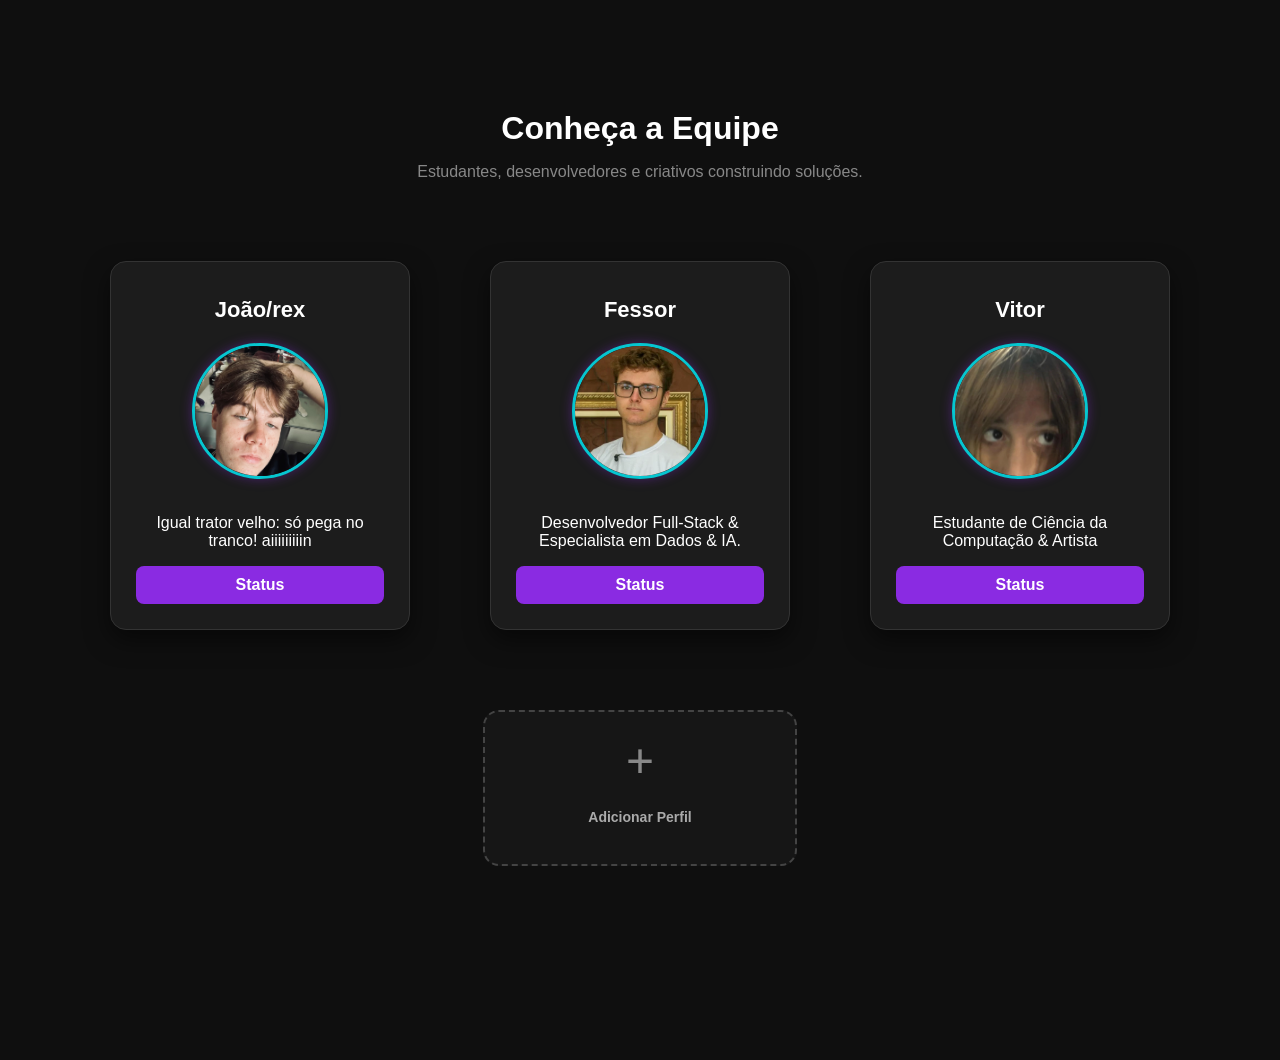
<file: index.html>
<!DOCTYPE html>
<html lang="pt-br">
<head>
    <meta charset="UTF-8" />
    <meta name="viewport" content="width=device-width, initial-scale=1.0" />
    <title>brombrulone</title>
    <link rel="stylesheet" href="style.css" />
</head>
<body>
    <header class="header-principal">
        <h1>Conheça a Equipe</h1>
        <p>Estudantes, desenvolvedores e criativos construindo soluções.</p>
    </header>

    <main class="container">
        <!-- Cartão João -->
        <article class="card-pessoa">
            <h1 class="teste">João/rex</h1>
            <img src="./Joaozete.jpeg" alt="Joaozete" class="foto-perfil" />
            <p class="bio">Igual trator velho: só pega no tranco! aiiiiiiiiin</p>
            <a href="joao.html" class="btn-perfil">Status</a>
        </article>

        <!-- Cartão Fessor -->
        <article class="card-pessoa">
            <h1 class="teste">Fessor</h1>
            <img src="./fessor.webp" alt="fessor" class="foto-perfil" />
            <p class="bio">Desenvolvedor Full-Stack & Especialista em Dados & IA.</p>
            <a href="fessor.html" class="btn-perfil">Status</a>
        </article>

        <!-- Cartão Vitor -->
        <article class="card-pessoa">
            <h1 class="teste">Vitor</h1>
            <img src="./Uras.jpg" alt="Vitor" class="foto-perfil" />
            <p class="bio">Estudante de Ciência da Computação & Artista</p>
            <a href="vitor.html" class="btn-perfil">Status</a>
        </article>

        <!-- BOTÃO DE ADICIONAR (Voltou aqui!) -->
        <article class="card-add" id="btn-abrir-modal">
            <div class="icone-mais">+</div>
            <p>Adicionar Perfil</p>
        </article>
    </main>

    <!-- JANELA MODAL -->
    <div id="modal-perfil" class="modal">
        <div class="modal-conteudo">
            <span class="fechar-modal" id="btn-fechar-modal">&times;</span>
            <h2>Criar Novo Perfil</h2>

            <form id="form-perfil">
                <label for="nome">Nome / Apelido:</label>
                <input type="text" id="nome" placeholder="Ex: Lucas" required />

                <label for="missao">Missão:</label>
                <input type="text" id="missao" placeholder="Ex: Criar aplicações e arte digital" required />

                <label for="sobre">Sobre mim / Biografia:</label>
                <input type="text" id="sobre" placeholder="Ex: Estudante de Ciência da Computação" required />

                <label for="foto">Foto de Perfil:</label>
                <input type="file" id="foto" accept="image/*" required />

                <label for="cor">Cor do Perfil:</label>
                <select id="cor">
                    <option value="card-roxo">Roxo</option>
                    <option value="card-verde">Verde</option>
                    <option value="card-laranja">Laranja</option>
                </select>

                <button type="submit" class="btn-salvar">Criar Perfil</button>
            </form>
        </div>
    </div>

    <script src="script.js" defer></script>
</body>
</html>
</file>
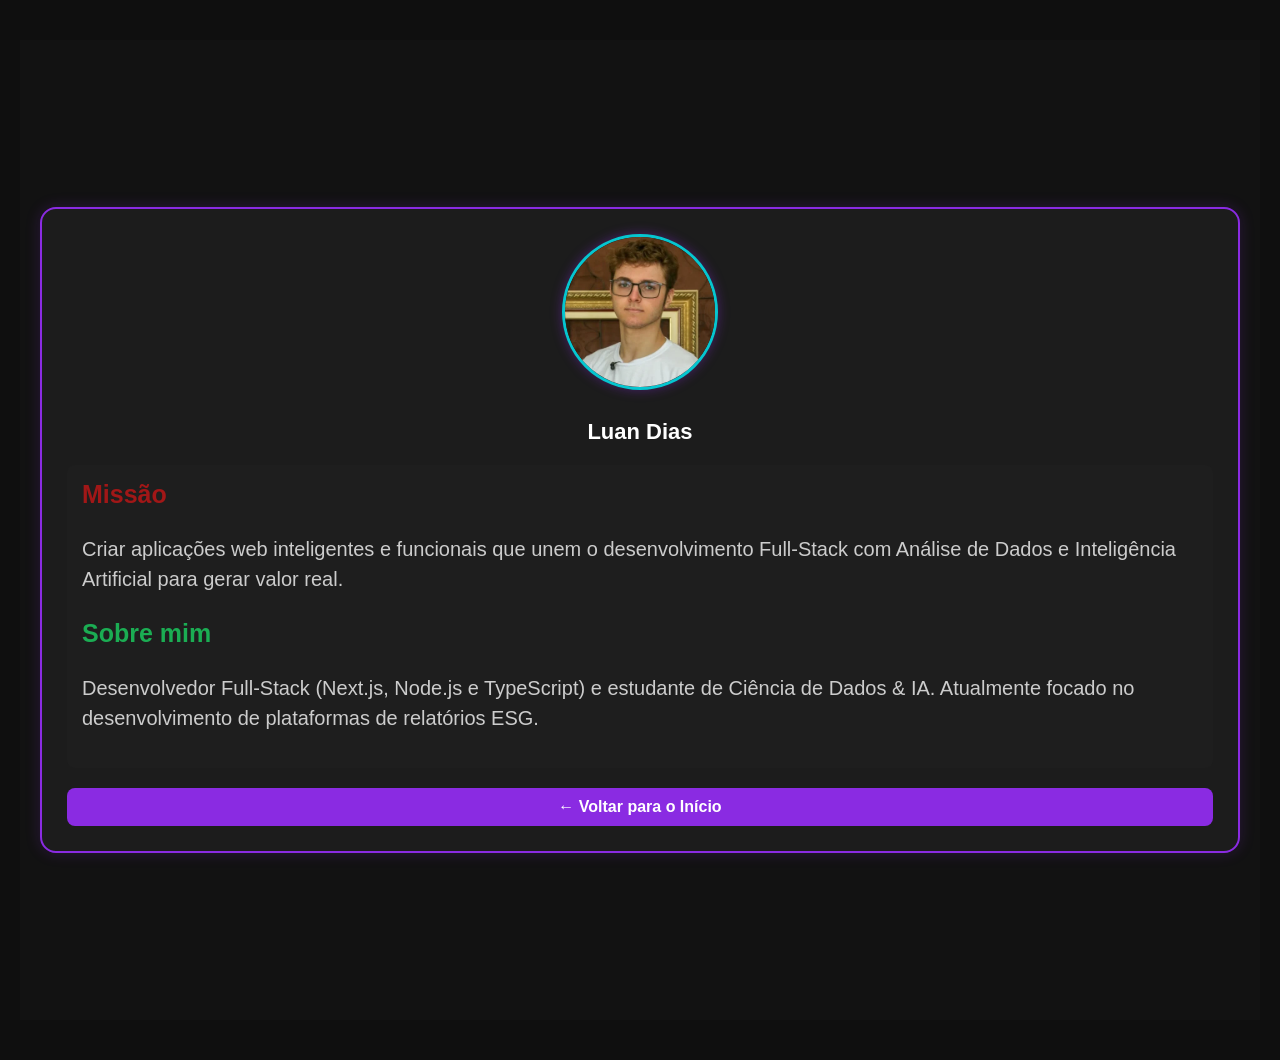
<file: fessor.html>
<!-- Cartão Fessor -->
 <!DOCTYPE html>
<html lang="pt-br">
<head>
    <meta charset="UTF-8">
    <meta name="viewport" content="width=device-width, initial-scale=1.0">
    <title>Perfil - Luan Dias</title>
    <link rel="stylesheet" href="style.css">
</head>
<body style="display: flex; justify-content: center; align-items: center; min-height: 100vh; margin: 0; background-color: #121212;">

    <article class="card-pessoa card-roxo" style="max-width: 1200px; width: 100%; text-align: center; padding: 25px;">
        <!-- Foto -->
        <img src="fessor.webp" alt="Foto do Fessor" class="foto-perfil" style="width: 150px; height: 150px; border-radius: 50%; object-fit: cover; margin: 0 auto 15px auto;">
        
        <!-- Nome -->
        <h1>Luan Dias</h1>

        <!-- Caixinha de Biografia -->
        <div style="background-color: #1e1e1e; border-radius: 8px; padding: 15px; margin: 20px 0; text-align: left;">
            <h3 style="margin-top: 0; font-size: 25px; color: #a11717;">Missão</h3>
            <p style="color: #ccc; font-size: 20px; line-height: 1.5;">
               Criar aplicações web inteligentes e funcionais que unem o desenvolvimento Full-Stack com Análise de Dados e Inteligência Artificial para gerar valor real.
            </p>

         <h3 style="color: #1bad53; margin-top: 25px; font-size: 25px;">Sobre mim</h3>
            <p style="color: #ccc; font-size: 20px; line-height: 1.5;">
               Desenvolvedor Full-Stack (Next.js, Node.js e TypeScript) e estudante de Ciência de Dados & IA. Atualmente focado no desenvolvimento de plataformas de relatórios ESG.
            </p>
        </div>

        <!-- Botão Voltar -->
        <a href="index.html" class="btn-perfil">← Voltar para o Início</a>
    </article>

</body>
</html>
</file>
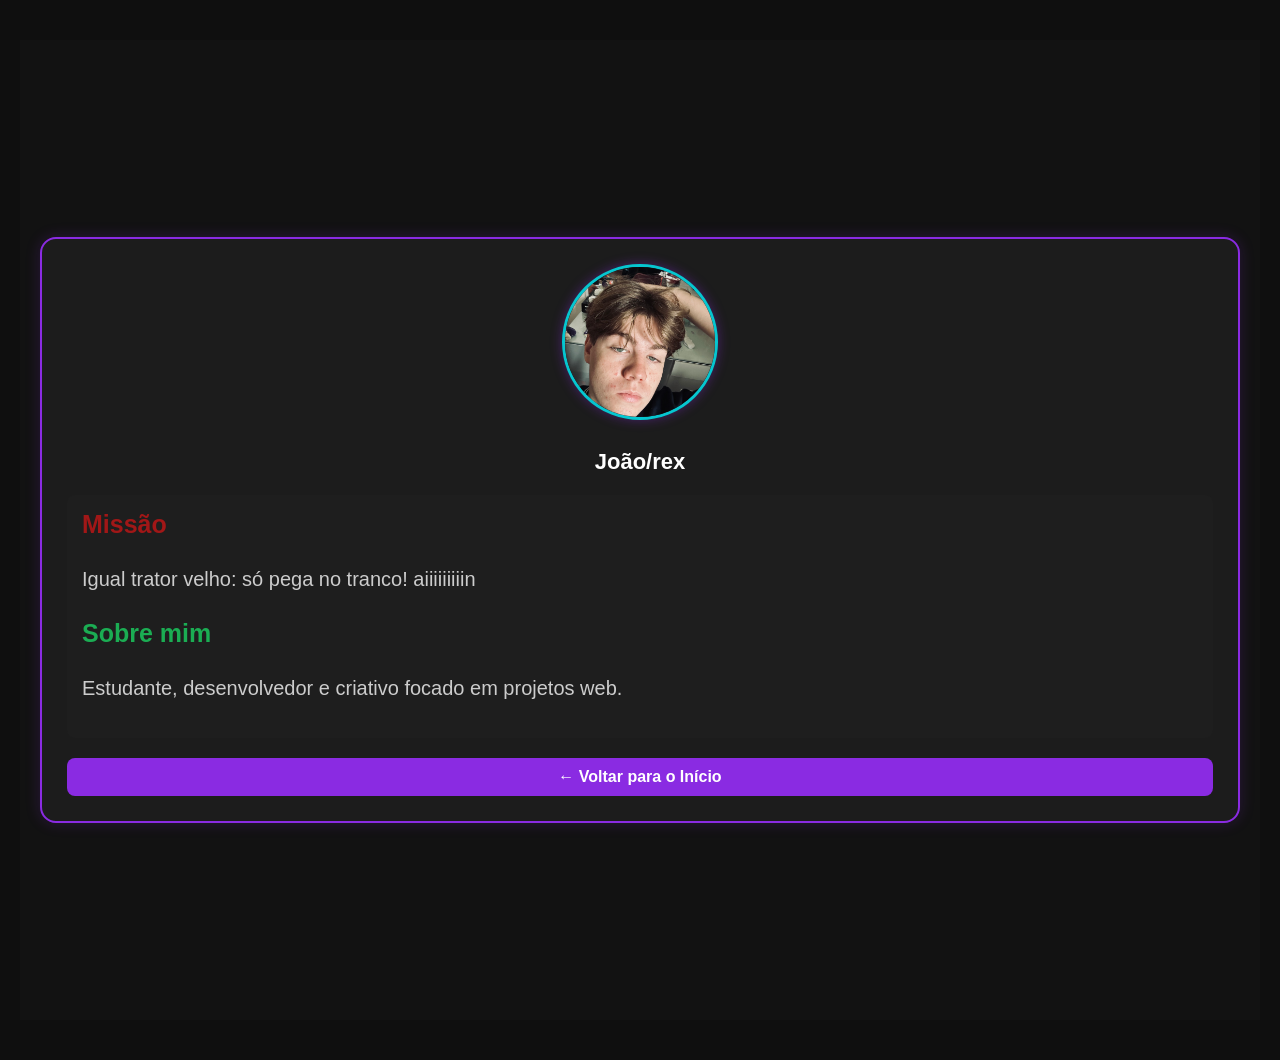
<file: joao.html>
<!DOCTYPE html>
<html lang="pt-br">
<head>
    <meta charset="UTF-8">
    <meta name="viewport" content="width=device-width, initial-scale=1.0">
    <title>Perfil - João</title>
    <link rel="stylesheet" href="style.css">
</head>
<body style="display: flex; justify-content: center; align-items: center; min-height: 100vh; margin: 0; background-color: #121212;">

    <article class="card-pessoa card-roxo" style="max-width: 1200px; width: 100%; text-align: center; padding: 25px;">
        <!-- Foto -->
        <img src="./Joaozete.jpeg" alt="Foto do João" class="foto-perfil" style="width: 150px; height: 150px; border-radius: 50%; object-fit: cover; margin: 0 auto 15px auto;">
        
        <!-- Nome -->
        <h1>João/rex</h1>

        <!-- Caixinha de Biografia -->
        <div style="background-color: #1e1e1e; border-radius: 8px; padding: 15px; margin: 20px 0; text-align: left;">
            <h3 style="margin-top: 0; font-size: 25px; color: #a11717;">Missão</h3>
            <p style="color: #ccc; font-size: 20px; line-height: 1.5;">
                Igual trator velho: só pega no tranco! aiiiiiiiiin
            </p>

            <h3 style="color: #1bad53; margin-top: 25px; font-size: 25px;">Sobre mim</h3>
            <p style="color: #ccc; font-size: 20px; line-height: 1.5;">
                Estudante, desenvolvedor e criativo focado em projetos web.
            </p>
        </div>

        <!-- Botão Voltar -->
        <a href="index.html" class="btn-perfil">← Voltar para o Início</a>
    </article>

</body>
</html>
</file>
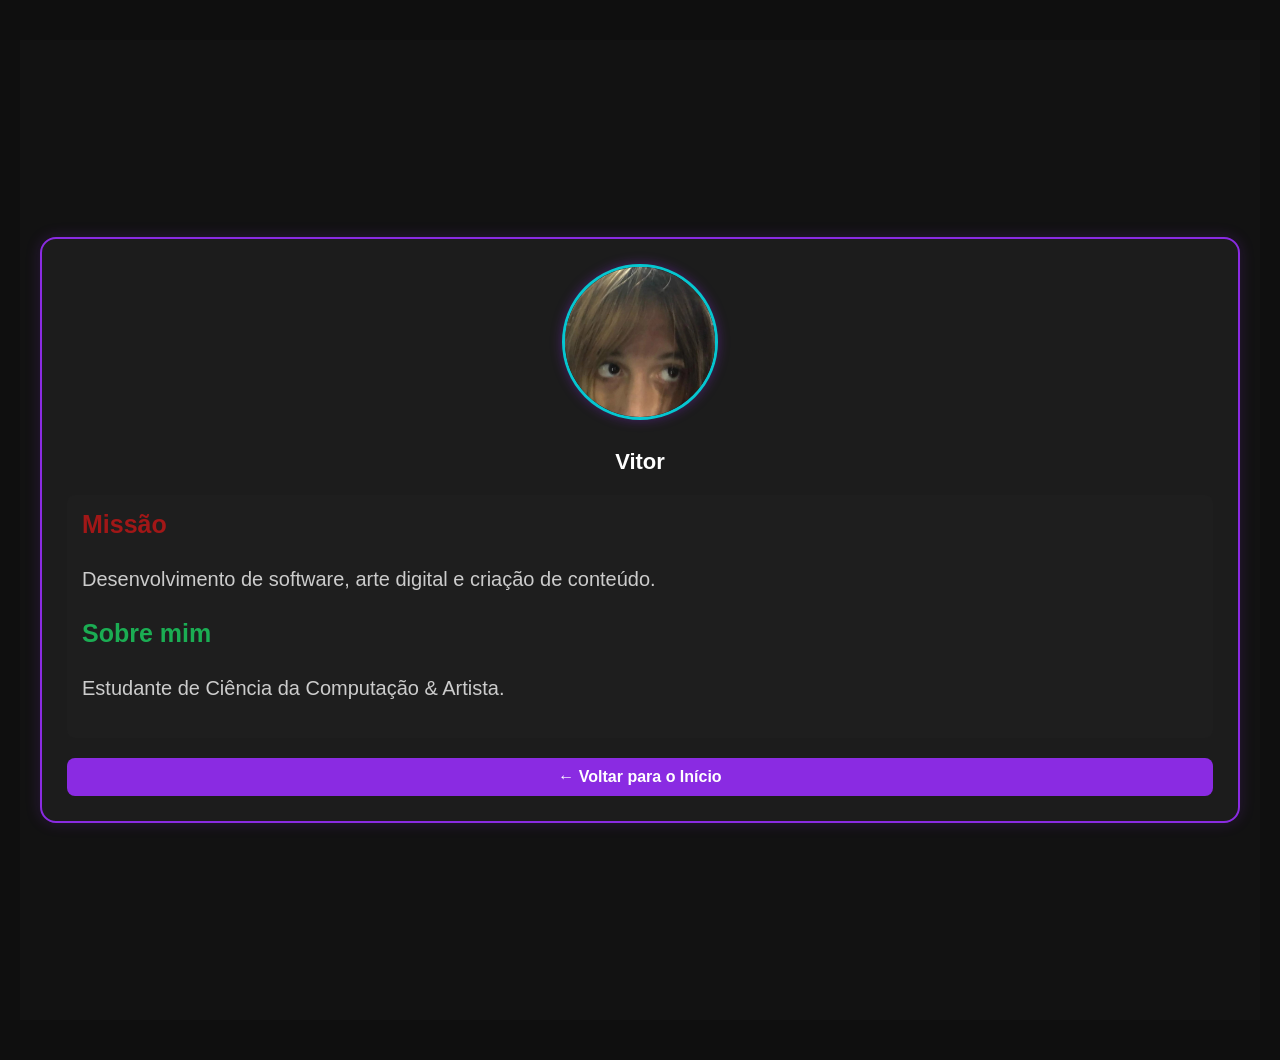
<file: vitor.html>
<!-- Cartão do Vitor -->
        <!DOCTYPE html>
<html lang="pt-br">
<head>
    <meta charset="UTF-8">
    <meta name="viewport" content="width=device-width, initial-scale=1.0">
    <title>Perfil - Vitor</title>
    <link rel="stylesheet" href="style.css">
</head>
<body style="display: flex; justify-content: center; align-items: center; min-height: 100vh; margin: 0; background-color: #121212;">

    <article class="card-pessoa card-roxo" style="max-width: 1200px; width: 100%; text-align: center; padding: 25px;">
        <!-- Foto -->
        <img src="./Uras.jpg" alt="Foto do Vitor" class="foto-perfil" style="width: 150px; height: 150px; border-radius: 50%; object-fit: cover; margin: 0 auto 15px auto;">
        
        <!-- Nome -->
        <h1>Vitor</h1>

        <!-- Caixinha de Biografia -->
        <div style="background-color: #1e1e1e; border-radius: 8px; padding: 15px; margin: 20px 0; text-align: left;">
            <h3 style="margin-top: 0; font-size: 25px; color: #a11717;">Missão</h3>
            <p style="color: #ccc; font-size: 20px; line-height: 1.5;">
                Desenvolvimento de software, arte digital e criação de conteúdo.
            </p>

         <h3 style="color: #1bad53; margin-top: 25px; font-size: 25px;">Sobre mim</h3>
            <p style="color: #ccc; font-size: 20px; line-height: 1.5;">
                Estudante de Ciência da Computação & Artista.
            </p>
        </div>

        <!-- Botão Voltar -->
        <a href="index.html" class="btn-perfil">← Voltar para o Início</a>
    </article>

</body>
</html>
</file>
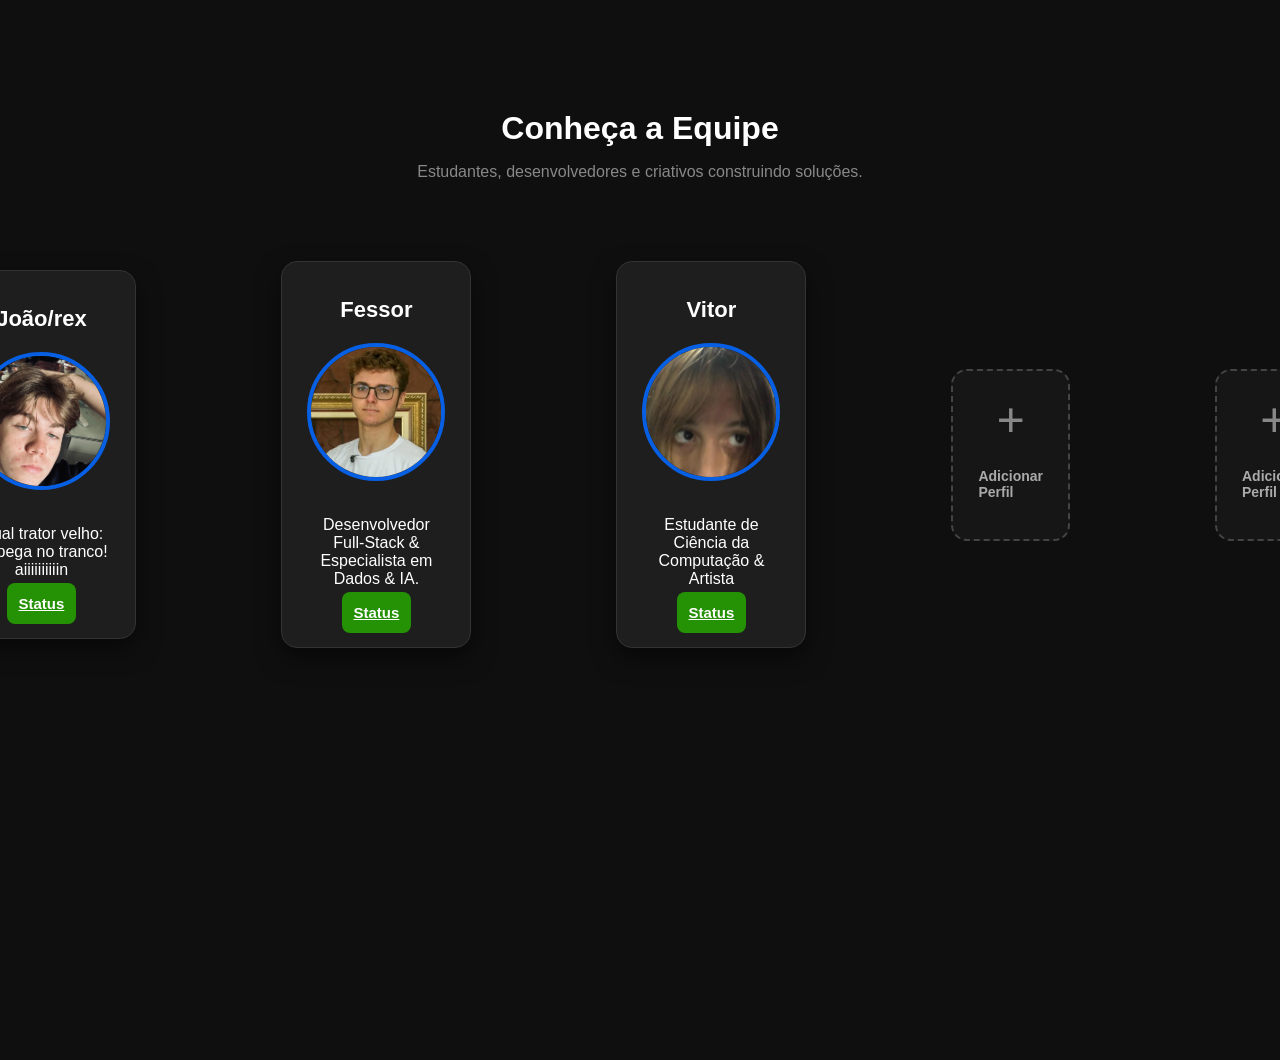
<file: ropopi-main/main.html>
<!doctype html>
<html lang="pt-br">
  <head>
    <meta charset="UTF-8" />
    <meta name="viewport" content="width=device-width, initial-scale=1.0" />
    <title>brombrulone</title>
    <link rel="stylesheet" href="style.css" />
  </head>
  <body>
    <header class="header-principal">
      <h1>Conheça a Equipe</h1>
      <p>Estudantes, desenvolvedores e criativos construindo soluções.</p>
    </header>

    <main class="container">
      <article class="card-pessoa">
        <h1 class="teste">João/rex</h1>
        <img src="./Joaozete.jpeg" alt="Joaozete" class="foto-perfil" />
        <p class="bio">Igual trator velho: só pega no tranco! aiiiiiiiiiin</p>
        <a href="joao.html" class="btn-perfil">Status</a>
      </article>

      <article class="card-pessoa">
        <h1 class="teste">Fessor</h1>
        <img src="./fessor.webp" alt="fessor" class="foto-perfil" />
        <p class="bio">
          Desenvolvedor Full-Stack & Especialista em Dados & IA.
        </p>
        <a href="fessor.html" class="btn-perfil">Status</a>
      </article>

      <article class="card-pessoa">
        <h1 class="teste">Vitor</h1>
        <img src="Uras.jpg" alt="Vitor" class="foto-perfil" />
        <p class="bio">Estudante de Ciência da Computação & Artista</p>
        <a href="vitor.html" class="btn-perfil">Status</a>
      </article>

      <article class="card-add" id="btn-abrir-modal">
        <div class="icone-mais">+</div>
        <p>Adicionar Perfil</p>
      </article>
      
      <article class="card-add" id="btn-abrir-modal">
  <div class="icone-mais">+</div>
  <p>Adicionar Perfil</p>
</article>
    </main>
</file>
<file: style.css>
html,


/* 1. ESTILO GERAL E FUNDO DA PÁGINA */
body {
  font-family: "Plus Jakarta Sans", sans-serif;
  margin: 0;
  padding: 40px 20px;
  min-height: 100vh;
  background-color: #0f0f0f;
  color: #ffffff;
}

/* 2. ESTRUTURA PARA VÁRIAS PESSOAS (ALINHAMENTO LADO A LADO) */
/* 2. ESTRUTURA DOS CARTÕES (MÁXIMO 3 POR LINHA) */
.container {
    display: flex;
    flex-wrap: wrap; /* Permite que os cartões pulem para a linha de baixo! */
    justify-content: center;
    align-items: center;
    gap: 80px; /* Espaço ideal entre cada cartão */
    padding: 40px 20px;
    max-width: 1500px;
    margin: 0 auto;
}

/* 3. CARTÃO INDIVIDUAL COM TAMANHO FIXO */
.card-pessoa {
    background-color: #1c1c1c;
    border: 1px solid #333;
    border-radius: 16px;
    padding: 25px;
    text-align: center;
    width: 300px; /* Mantém o tamanho grande exato que tinhas definido */
    box-shadow: 0 10px 25px rgba(0, 0, 0, 0.5);
    box-sizing: border-box;
}

/* 4. FOTO DE PERFIL REDONDA */
.foto-perfil {
    width: 130px;
    height: 130px;
    border-radius: 50%;
    object-fit: cover;
    border: 3px solid #00f1fecb;
    box-shadow: 0 0 12px rgba(138, 43, 226, 0.4); /* Leve brilho em volta da foto */
    margin: 15px 0;
}

/* 5. TEXTOS (TÍTULO E BIOGRAFIA) */
.card-pessoa h1,
.card-pessoa h2 {
  margin: 10px 0 5px 0;
  font-size: 22px;
  color: #ffffff;
}

.status {
  color: #ccc;
  font-size: 14px;
  margin-bottom: 20px;
}

/* 6. BOTÃO MAIOR E DESTACADO */
.btn-perfil {
 display: inline-block;
    width: 100%; /* Ocupa a mesma largura em todos os cartões */
    padding: 10px 0;
    background-color: #8a2be2;
    color: #ffffff;
    border: none;
    border-radius: 8px;
    font-weight: 600;
    text-decoration: none;
    text-align: center;
    cursor: pointer;
    box-sizing: border-box;
    transition: background 0.2s ease;
}

.btn-perfil:hover {
 .btn-perfil:hover {
    background-color: #7222bd;
 }
}
/* Estilo para centralizar e dar destaque ao cabeçalho */
.header-principal {
  text-align: center;
  margin-top: 30px;
  margin-bottom: 40px;
}

.header-principal h1 {
  font-size: 32px;
  color: #ffffff;
  margin-bottom: 8px;
}

.header-principal p {
  font-size: 16px;
  color: #888888;
}
/* --- CARTÃO DE ADICIONAR (+) --- */
.card-add {
  background-color: rgba(255, 255, 255, 0.03);
  border: 2px dashed #444;
  border-radius: 16px;
  padding: 25px;
  width: 260px;
  display: flex;
  flex-direction: column;
  justify-content: center;
  align-items: center;
  cursor: pointer;
  transition: all 0.3s ease;
}

.card-add:hover {
  border-color: #10b981;
  background-color: rgba(16, 185, 129, 0.05);
  transform: translateY(-5px);
}

.icone-mais {
  font-size: 48px;
  color: #888;
  line-height: 1;
  margin-bottom: 10px;
  transition: color 0.3s ease;
}

.card-add:hover .icone-mais {
  color: #10b981;
}

.card-add p {
  color: #aaa;
  font-weight: bold;
  font-size: 14px;
}

/* --- ESTILO DO MODAL (JANELA FLUTUANTE) --- */
.modal {
  display: none; /* Escondido por padrão */
  position: fixed;
  z-index: 1000;
  left: 0;
  top: 0;
  width: 100%;
  height: 100%;
  background-color: rgba(0, 0, 0, 0.75);
  backdrop-filter: blur(4px);
  justify-content: center;
  align-items: center;
}

.modal-conteudo {
  background-color: #1e1e1e;
  border: 1px solid #333;
  padding: 30px;
  border-radius: 16px;
  width: 100%;
  max-width: 400px;
  position: relative;
  box-shadow: 0 15px 30px rgba(0, 0, 0, 0.5);
  color: #fff;
}

.fechar-modal {
  position: absolute;
  top: 15px;
  right: 20px;
  font-size: 24px;
  color: #888;
  cursor: pointer;
}

.fechar-modal:hover {
  color: #fff;
}

/* Formulário do Modal */
#form-perfil {
  display: flex;
  flex-direction: column;
  gap: 12px;
  margin-top: 15px;
  text-align: left;
}

#form-perfil label {
  font-size: 20px;
  color: #aaa;
}

#form-perfil input,
#form-perfil select {
  padding: 10px;
  border-radius: 8px;
  border: 1px solid #444;
  background-color: #121212;
  color: #fff;
}

.btn-salvar {
  margin-top: 10px;
  padding: 12px;
  border: none;
  border-radius: 8px;
  background-color: #10b981;
  color: #fff;
  font-weight: bold;
  cursor: pointer;
  transition: 0.2s;
}


  .btn-perfil:hover {
    transform: translateY(-4px) scale(1.02) rotate(-1deg);
    box-shadow: 0 8px 20px rgba(138, 43, 226, 0.4);
}

/* Variações de cor para o cartão selecionado no modal */
.card-roxo {
    border: 2px solid #8a2be2 !important;
    box-shadow: 0 0 15px rgba(138, 43, 226, 0.2);
}

.card-verde {
    border: 2px solid #00e676 !important;
    box-shadow: 0 0 15px rgba(0, 230, 118, 0.2);
}

.card-laranja {
    border: 2px solid #ff9100 !important;
    box-shadow: 0 0 15px rgba(255, 145, 0, 0.2);
}

/* Mudar cor do botão de acordo com a seleção */
.card-verde .btn-perfil {
    background-color: #00e676;
    color: #000;
}

.card-laranja .btn-perfil {
    background-color: #ff9100;
    color: #000;
}
</file>
<file: ropopi-main/style.css>
html,

/* 1. ESTILO GERAL E FUNDO DA PÁGINA */
body {
  font-family: Arial, sans-serif;
  margin: 0;
  padding: 40px 20px;
  min-height: 100vh;
  background-color: #0f0f0f;
  color: #ffffff;
}

/* 2. ESTRUTURA PARA VÁRIAS PESSOAS (ALINHAMENTO LADO A LADO) */
.container {
  display: flex !important;
  flex-direction: row !important; /* Força os cartões a ficarem lado a lado */
  justify-content: center; /* Centraliza os cartões no meio da página */
  align-items: center;
  gap: 145px; /* Espaço entre cada cartão */
  padding: 40px 20px;
  max-width: 1200px;
  margin: 0 auto;
}

/* 3. CARTÃO INDIVIDUAL COM TAMANHO FIXO */
.card-pessoa {
  background-color: #1e1e1e;
  border: 1px solid #333;
  border-radius: 16px;
  padding: 25px;
  text-align: center;
  width: 260px; /* Impede que o cartão estique pela tela toda */
  box-shadow: 0 10px 25px rgba(0, 0, 0, 0.5);
}

/* 4. FOTO DE PERFIL REDONDA */
.foto-perfil {
  width: 130px;
  height: 130px;
  border-radius: 50%;
  object-fit: cover;
  border: 4px solid #075fe4;
  margin: 15px 0;
}

/* 5. TEXTOS (TÍTULO E BIOGRAFIA) */
.card-pessoa h1,
.card-pessoa h2 {
  margin: 10px 0 5px 0;
  font-size: 22px;
  color: #ffffff;
}

.status {
  color: #ccc;
  font-size: 14px;
  margin-bottom: 20px;
}

/* 6. BOTÃO MAIOR E DESTACADO */
.btn-perfil {
  background-color: #259104;
  color: #ffffff;
  border: none;
  padding: 12px;
  font-size: 15px;
  font-weight: bold;
  border-radius: 8px;
  cursor: pointer;
  width: 100%;
  transition:
    transform 0.2s,
    background-color 0.2s;
}

.btn-perfil:hover {
  background-color: #0056b3;
  transform: scale(1.03);
}
/* Estilo para centralizar e dar destaque ao cabeçalho */
.header-principal {
  text-align: center;
  margin-top: 30px;
  margin-bottom: 40px;
}

.header-principal h1 {
  font-size: 32px;
  color: #ffffff;
  margin-bottom: 8px;
}

.header-principal p {
  font-size: 16px;
  color: #888888;
}
/* --- CARTÃO DE ADICIONAR (+) --- */
.card-add {
  background-color: rgba(255, 255, 255, 0.03);
  border: 2px dashed #444;
  border-radius: 16px;
  padding: 25px;
  width: 260px;
  display: flex;
  flex-direction: column;
  justify-content: center;
  align-items: center;
  cursor: pointer;
  transition: all 0.3s ease;
}

.card-add:hover {
  border-color: #10b981;
  background-color: rgba(16, 185, 129, 0.05);
  transform: translateY(-5px);
}

.icone-mais {
  font-size: 48px;
  color: #888;
  line-height: 1;
  margin-bottom: 10px;
  transition: color 0.3s ease;
}

.card-add:hover .icone-mais {
  color: #10b981;
}

.card-add p {
  color: #aaa;
  font-weight: bold;
  font-size: 14px;
}

/* --- ESTILO DO MODAL (JANELA FLUTUANTE) --- */
.modal {
  display: none; /* Escondido por padrão */
  position: fixed;
  z-index: 1000;
  left: 0;
  top: 0;
  width: 100%;
  height: 100%;
  background-color: rgba(0, 0, 0, 0.75);
  backdrop-filter: blur(4px);
  justify-content: center;
  align-items: center;
}

.modal-conteudo {
  background-color: #1e1e1e;
  border: 1px solid #333;
  padding: 30px;
  border-radius: 16px;
  width: 100%;
  max-width: 400px;
  position: relative;
  box-shadow: 0 15px 30px rgba(0, 0, 0, 0.5);
  color: #fff;
}

.fechar-modal {
  position: absolute;
  top: 15px;
  right: 20px;
  font-size: 24px;
  color: #888;
  cursor: pointer;
}

.fechar-modal:hover {
  color: #fff;
}

/* Formulário do Modal */
#form-perfil {
  display: flex;
  flex-direction: column;
  gap: 12px;
  margin-top: 15px;
  text-align: left;
}

#form-perfil label {
  font-size: 13px;
  color: #aaa;
}

#form-perfil input,
#form-perfil select {
  padding: 10px;
  border-radius: 8px;
  border: 1px solid #444;
  background-color: #121212;
  color: #fff;
}

.btn-salvar {
  margin-top: 10px;
  padding: 12px;
  border: none;
  border-radius: 8px;
  background-color: #10b981;
  color: #fff;
  font-weight: bold;
  cursor: pointer;
  transition: 0.2s;
}

.btn-salvar:hover {
  background-color: #059669;
}
</file>
